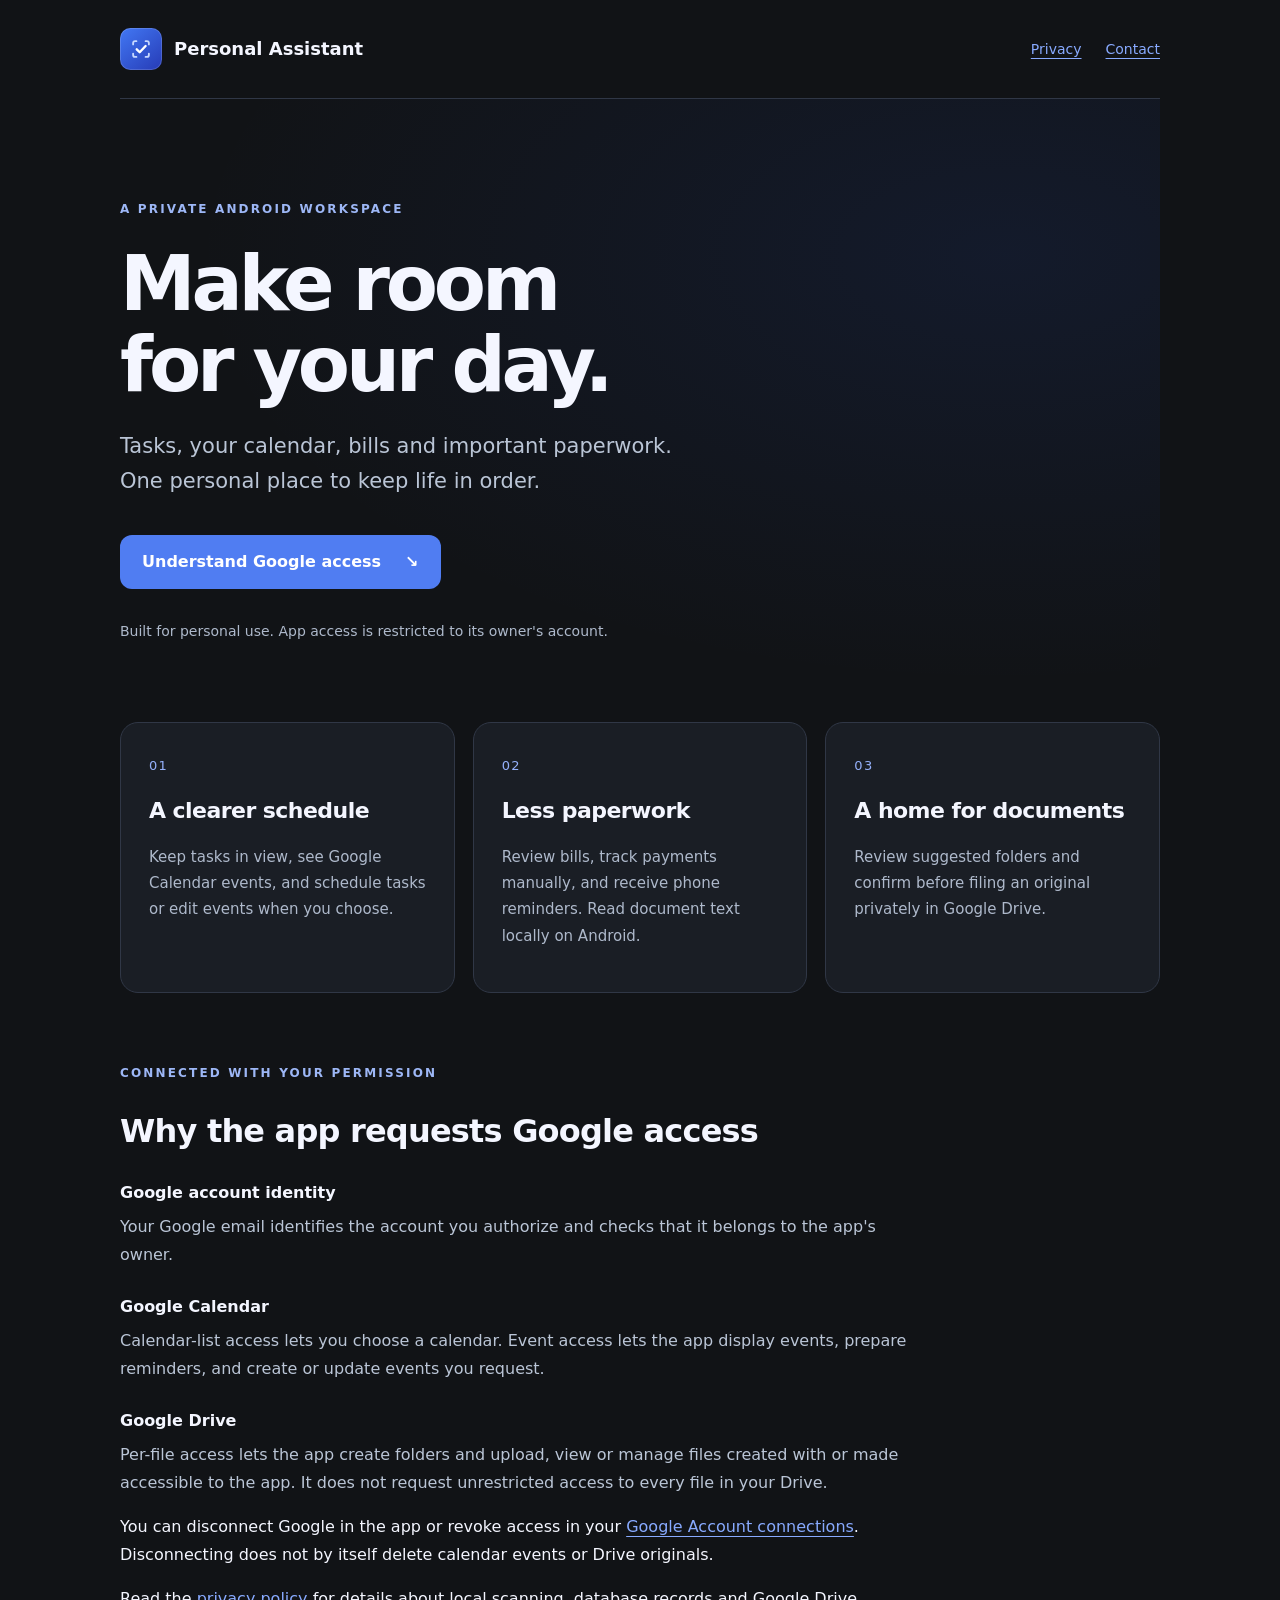
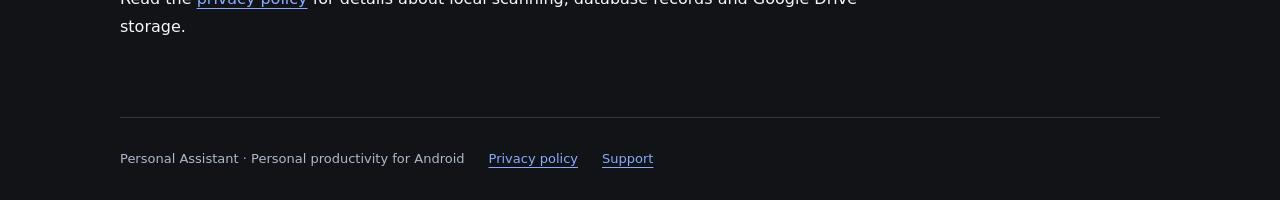
<file: index.html>
<!doctype html>
<html lang="en"><head><meta charset="utf-8"><meta name="viewport" content="width=device-width,initial-scale=1"><meta name="description" content="Personal Assistant is a private Android workspace for tasks, Google Calendar, bills and document filing."><title>Personal Assistant — Your day, in one place</title><link rel="icon" href="logo.svg" type="image/svg+xml"><link rel="stylesheet" href="style.css"><meta name="google-site-verification" content="UxpOmVD5Fqx32IgMJ-lBTC6BUtWxkKVURPkuPXT2eKg" /></head>
<body>
<header class="wrap"><a class="brand" href="./"><img src="logo.svg" width="42" height="42" alt=""><span>Personal Assistant</span></a><nav aria-label="Main navigation"><a href="privacy.html">Privacy</a><a href="mailto:mikee.quinto@gmail.com">Contact</a></nav></header>
<main class="wrap">
<section class="hero"><p class="eyebrow">A PRIVATE ANDROID WORKSPACE</p><h1>Make room<br>for your day.</h1><p class="intro">Tasks, your calendar, bills and important paperwork.<br>One personal place to keep life in order.</p><a class="button" href="#google-access">Understand Google access <span aria-hidden="true">↘</span></a><p class="muted">Built for personal use. App access is restricted to its owner's account.</p></section>
<section class="cards" aria-label="App features">
<article><span class="number">01</span><h2>A clearer schedule</h2><p>Keep tasks in view, see Google Calendar events, and schedule tasks or edit events when you choose.</p></article>
<article><span class="number">02</span><h2>Less paperwork</h2><p>Review bills, track payments manually, and receive phone reminders. Read document text locally on Android.</p></article>
<article><span class="number">03</span><h2>A home for documents</h2><p>Review suggested folders and confirm before filing an original privately in Google Drive.</p></article>
</section>
<section class="explanation" id="google-access"><p class="eyebrow">CONNECTED WITH YOUR PERMISSION</p><h2>Why the app requests Google access</h2><dl>
<dt>Google account identity</dt><dd>Your Google email identifies the account you authorize and checks that it belongs to the app's owner.</dd>
<dt>Google Calendar</dt><dd>Calendar-list access lets you choose a calendar. Event access lets the app display events, prepare reminders, and create or update events you request.</dd>
<dt>Google Drive</dt><dd>Per-file access lets the app create folders and upload, view or manage files created with or made accessible to the app. It does not request unrestricted access to every file in your Drive.</dd></dl>
<p>You can disconnect Google in the app or revoke access in your <a href="https://myaccount.google.com/connections">Google Account connections</a>. Disconnecting does not by itself delete calendar events or Drive originals.</p>
<p>Read the <a href="privacy.html">privacy policy</a> for details about local scanning, database records and Google Drive storage.</p></section>
</main><footer class="wrap"><span>Personal Assistant · Personal productivity for Android</span><a href="privacy.html">Privacy policy</a><a href="mailto:mikee.quinto@gmail.com">Support</a></footer></body></html>
</file>
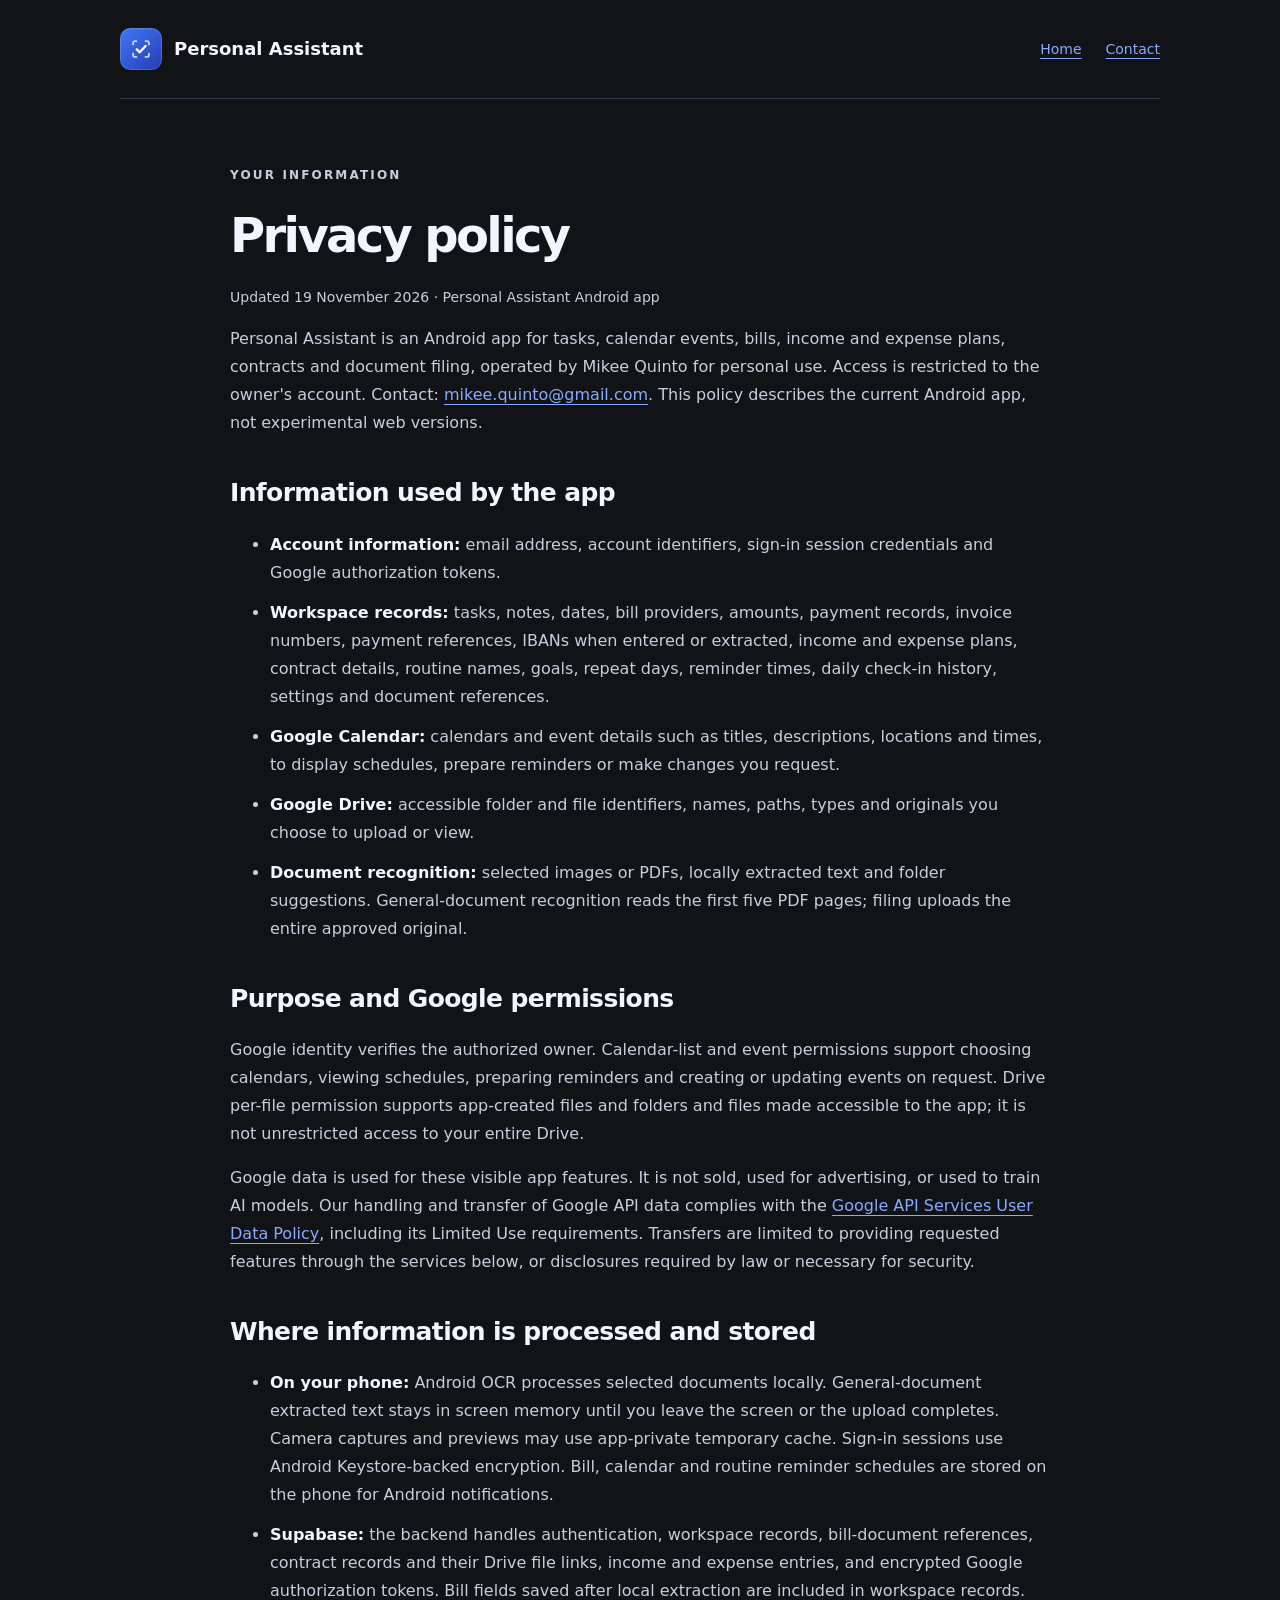
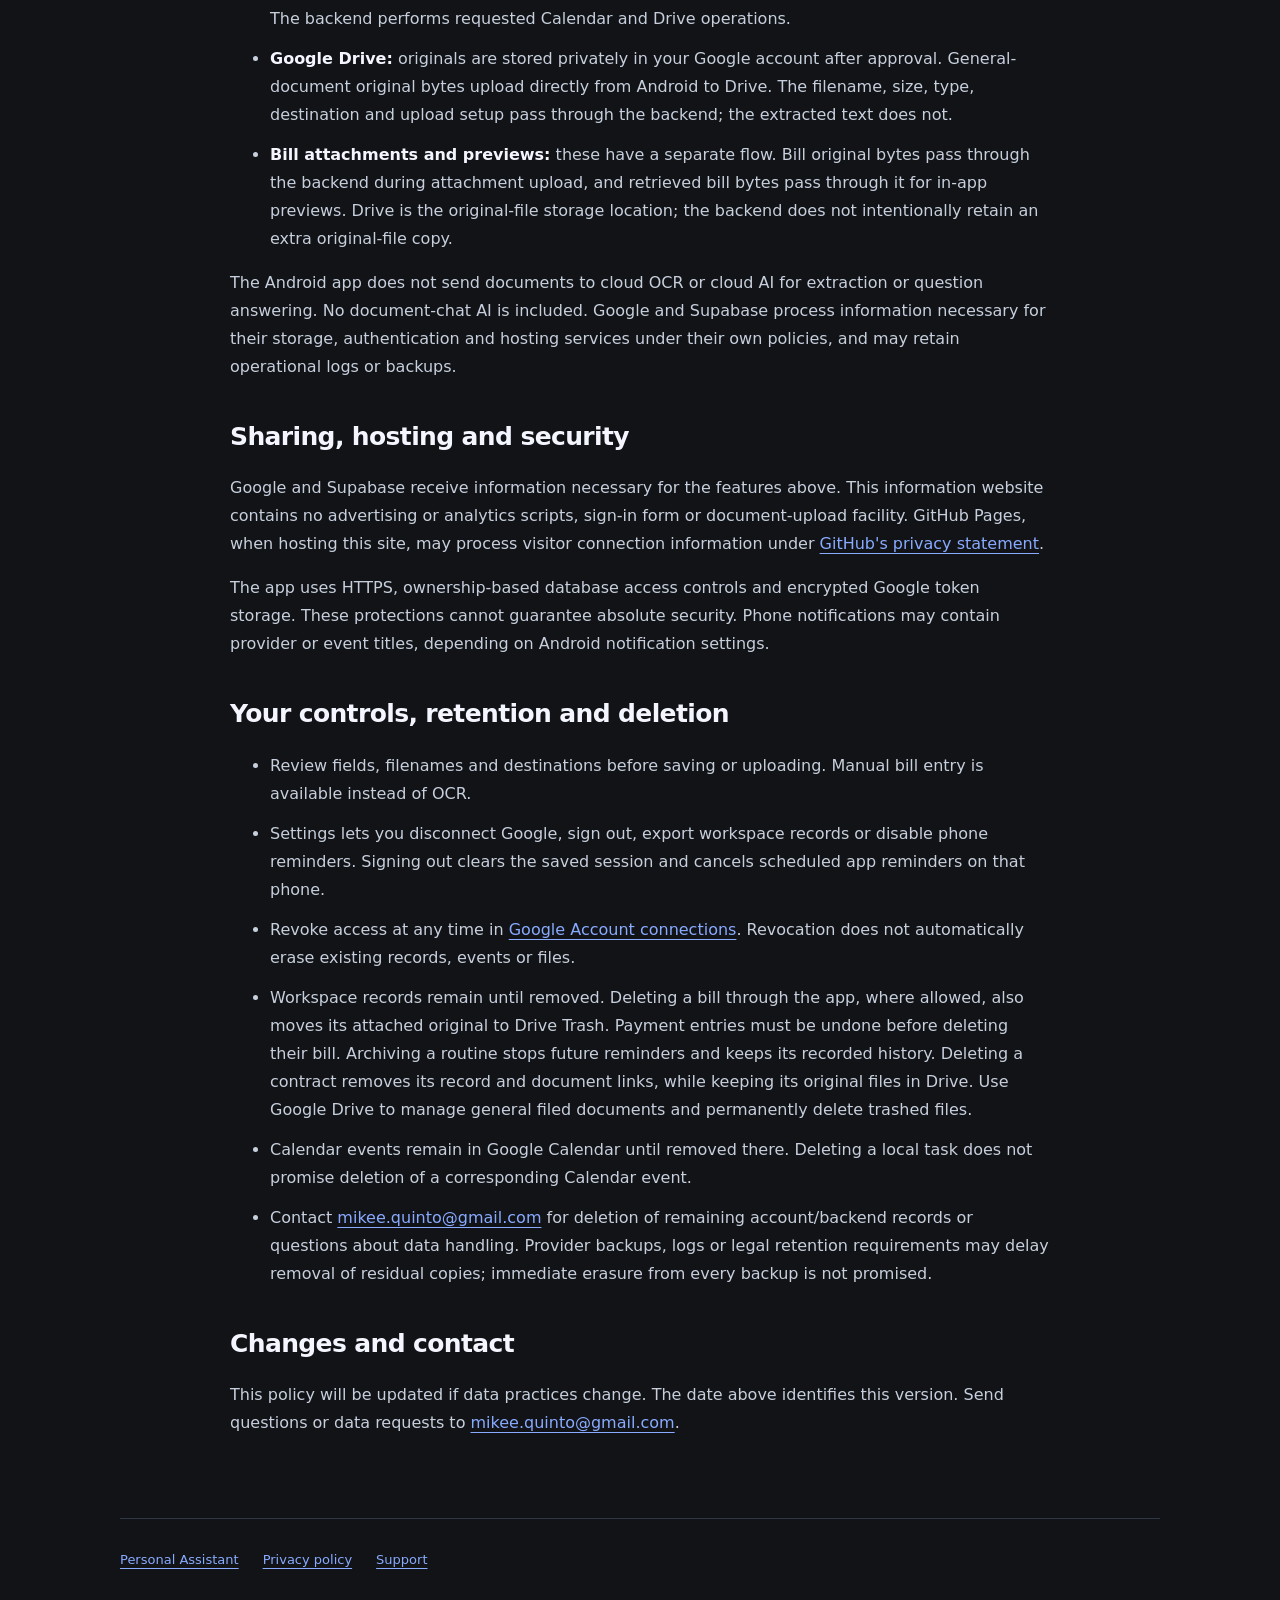
<file: privacy.html>
<!doctype html>
<html lang="en"><head><meta charset="utf-8"><meta name="viewport" content="width=device-width,initial-scale=1"><meta name="description" content="How the Personal Assistant Android app handles Google access and personal data."><title>Privacy policy — Personal Assistant</title><link rel="icon" href="logo.svg" type="image/svg+xml"><link rel="stylesheet" href="style.css"></head>
<body><header class="wrap"><a class="brand" href="./"><img src="logo.svg" width="42" height="42" alt=""><span>Personal Assistant</span></a><nav aria-label="Main navigation"><a href="./">Home</a><a href="mailto:mikee.quinto@gmail.com">Contact</a></nav></header>
<main class="wrap policy"><p class="eyebrow">YOUR INFORMATION</p><h1>Privacy policy</h1><p class="muted">Updated 19 November 2026 · Personal Assistant Android app</p>
<p>Personal Assistant is an Android app for tasks, calendar events, bills, income and expense plans, contracts and document filing, operated by Mikee Quinto for personal use. Access is restricted to the owner's account. Contact: <a href="mailto:mikee.quinto@gmail.com">mikee.quinto@gmail.com</a>. This policy describes the current Android app, not experimental web versions.</p>
<h2>Information used by the app</h2><ul>
<li><strong>Account information:</strong> email address, account identifiers, sign-in session credentials and Google authorization tokens.</li>
<li><strong>Workspace records:</strong> tasks, notes, dates, bill providers, amounts, payment records, invoice numbers, payment references, IBANs when entered or extracted, income and expense plans, contract details, routine names, goals, repeat days, reminder times, daily check-in history, settings and document references.</li>
<li><strong>Google Calendar:</strong> calendars and event details such as titles, descriptions, locations and times, to display schedules, prepare reminders or make changes you request.</li>
<li><strong>Google Drive:</strong> accessible folder and file identifiers, names, paths, types and originals you choose to upload or view.</li>
<li><strong>Document recognition:</strong> selected images or PDFs, locally extracted text and folder suggestions. General-document recognition reads the first five PDF pages; filing uploads the entire approved original.</li></ul>
<h2>Purpose and Google permissions</h2>
<p>Google identity verifies the authorized owner. Calendar-list and event permissions support choosing calendars, viewing schedules, preparing reminders and creating or updating events on request. Drive per-file permission supports app-created files and folders and files made accessible to the app; it is not unrestricted access to your entire Drive.</p>
<p>Google data is used for these visible app features. It is not sold, used for advertising, or used to train AI models. Our handling and transfer of Google API data complies with the <a href="https://developers.google.com/terms/api-services-user-data-policy">Google API Services User Data Policy</a>, including its Limited Use requirements. Transfers are limited to providing requested features through the services below, or disclosures required by law or necessary for security.</p>
<h2>Where information is processed and stored</h2><ul>
<li><strong>On your phone:</strong> Android OCR processes selected documents locally. General-document extracted text stays in screen memory until you leave the screen or the upload completes. Camera captures and previews may use app-private temporary cache. Sign-in sessions use Android Keystore-backed encryption. Bill, calendar and routine reminder schedules are stored on the phone for Android notifications.</li>
<li><strong>Supabase:</strong> the backend handles authentication, workspace records, bill-document references, contract records and their Drive file links, income and expense entries, and encrypted Google authorization tokens. Bill fields saved after local extraction are included in workspace records. The backend performs requested Calendar and Drive operations.</li>
<li><strong>Google Drive:</strong> originals are stored privately in your Google account after approval. General-document original bytes upload directly from Android to Drive. The filename, size, type, destination and upload setup pass through the backend; the extracted text does not.</li>
<li><strong>Bill attachments and previews:</strong> these have a separate flow. Bill original bytes pass through the backend during attachment upload, and retrieved bill bytes pass through it for in-app previews. Drive is the original-file storage location; the backend does not intentionally retain an extra original-file copy.</li></ul>
<p>The Android app does not send documents to cloud OCR or cloud AI for extraction or question answering. No document-chat AI is included. Google and Supabase process information necessary for their storage, authentication and hosting services under their own policies, and may retain operational logs or backups.</p>
<h2>Sharing, hosting and security</h2>
<p>Google and Supabase receive information necessary for the features above. This information website contains no advertising or analytics scripts, sign-in form or document-upload facility. GitHub Pages, when hosting this site, may process visitor connection information under <a href="https://docs.github.com/en/site-policy/privacy-policies/github-general-privacy-statement">GitHub's privacy statement</a>.</p>
<p>The app uses HTTPS, ownership-based database access controls and encrypted Google token storage. These protections cannot guarantee absolute security. Phone notifications may contain provider or event titles, depending on Android notification settings.</p>
<h2>Your controls, retention and deletion</h2><ul>
<li>Review fields, filenames and destinations before saving or uploading. Manual bill entry is available instead of OCR.</li>
<li>Settings lets you disconnect Google, sign out, export workspace records or disable phone reminders. Signing out clears the saved session and cancels scheduled app reminders on that phone.</li>
<li>Revoke access at any time in <a href="https://myaccount.google.com/connections">Google Account connections</a>. Revocation does not automatically erase existing records, events or files.</li>
<li>Workspace records remain until removed. Deleting a bill through the app, where allowed, also moves its attached original to Drive Trash. Payment entries must be undone before deleting their bill. Archiving a routine stops future reminders and keeps its recorded history. Deleting a contract removes its record and document links, while keeping its original files in Drive. Use Google Drive to manage general filed documents and permanently delete trashed files.</li>
<li>Calendar events remain in Google Calendar until removed there. Deleting a local task does not promise deletion of a corresponding Calendar event.</li>
<li>Contact <a href="mailto:mikee.quinto@gmail.com">mikee.quinto@gmail.com</a> for deletion of remaining account/backend records or questions about data handling. Provider backups, logs or legal retention requirements may delay removal of residual copies; immediate erasure from every backup is not promised.</li></ul>
<h2>Changes and contact</h2><p>This policy will be updated if data practices change. The date above identifies this version. Send questions or data requests to <a href="mailto:mikee.quinto@gmail.com">mikee.quinto@gmail.com</a>.</p>
</main><footer class="wrap"><a href="./">Personal Assistant</a><a href="privacy.html" aria-current="page">Privacy policy</a><a href="mailto:mikee.quinto@gmail.com">Support</a></footer></body></html>
</file>
<file: style.css>
:root{color-scheme:dark;--bg:#111316;--panel:#1a1e25;--text:#f4f6ff;--muted:#aeb9cb;--blue:#88aaff;--line:#303746}*{box-sizing:border-box}html{scroll-behavior:smooth}body{margin:0;background:var(--bg);color:var(--text);font:16px/1.75 system-ui,-apple-system,"Segoe UI",sans-serif}.wrap{width:min(1040px,calc(100% - 48px));margin-inline:auto}header{display:flex;justify-content:space-between;align-items:center;gap:24px;padding-block:28px;border-bottom:1px solid var(--line)}a{color:var(--blue);text-underline-offset:4px}a:hover{color:#dce6ff}a:focus-visible{outline:2px solid #fff;outline-offset:5px}.brand{display:flex;align-items:center;gap:12px;color:var(--text);text-decoration:none;font-size:18px;font-weight:650}.brand img{flex-shrink:0}nav{display:flex;gap:24px}nav a{font-size:14px}.hero{padding:88px 0 64px;background:radial-gradient(ellipse at 85% 25%,#295be61a,transparent 65%)}.eyebrow{color:#9db7f6;letter-spacing:.18em;font-size:12px;font-weight:650}h1{font-size:clamp(44px,7vw,76px);line-height:1.06;letter-spacing:-.055em;margin:24px 0}h2{line-height:1.3;letter-spacing:-.025em}.intro{font-size:21px;line-height:1.65;color:#bac5d6;max-width:650px}.button{display:inline-flex;gap:24px;align-items:center;background:#507df2;color:#fff;padding:13px 22px;border-radius:12px;margin:16px 0;text-decoration:none;font-weight:600}.muted{color:var(--muted);font-size:14px}.cards{display:grid;grid-template-columns:repeat(3,1fr);gap:18px;margin-bottom:70px}.cards article{background:var(--panel);border:1px solid var(--line);padding:28px;border-radius:18px}.cards h2{font-size:22px}.cards p{color:var(--muted);font-size:15px}.number{color:#94b0fa;font-size:13px;letter-spacing:.1em}.explanation{padding-bottom:60px;max-width:800px}.explanation h2{font-size:32px}dt{font-weight:650;margin-top:24px}dd{margin:6px 0;color:#bac5d6}footer{padding-block:30px;display:flex;flex-wrap:wrap;gap:24px;border-top:1px solid var(--line);color:var(--muted);font-size:13px}.policy{max-width:820px;padding-top:54px;padding-bottom:65px}.policy h1{font-size:48px}.policy h2{margin-top:40px;font-size:25px}.policy li{margin-bottom:12px}.policy p,.policy li{color:#c7cfdd}.policy strong{color:var(--text)}@media(max-width:700px){.wrap{width:calc(100% - 36px)}header{align-items:flex-start;flex-direction:column;gap:18px}.hero{padding-top:44px}.intro{font-size:18px}.intro br{display:none}.cards{grid-template-columns:1fr;gap:12px}.cards article{padding:22px}.policy h1{font-size:40px}.policy ul{padding-left:22px}footer{gap:14px}.explanation h2{font-size:28px}}@media(prefers-reduced-motion:reduce){html{scroll-behavior:auto}}
</file>
